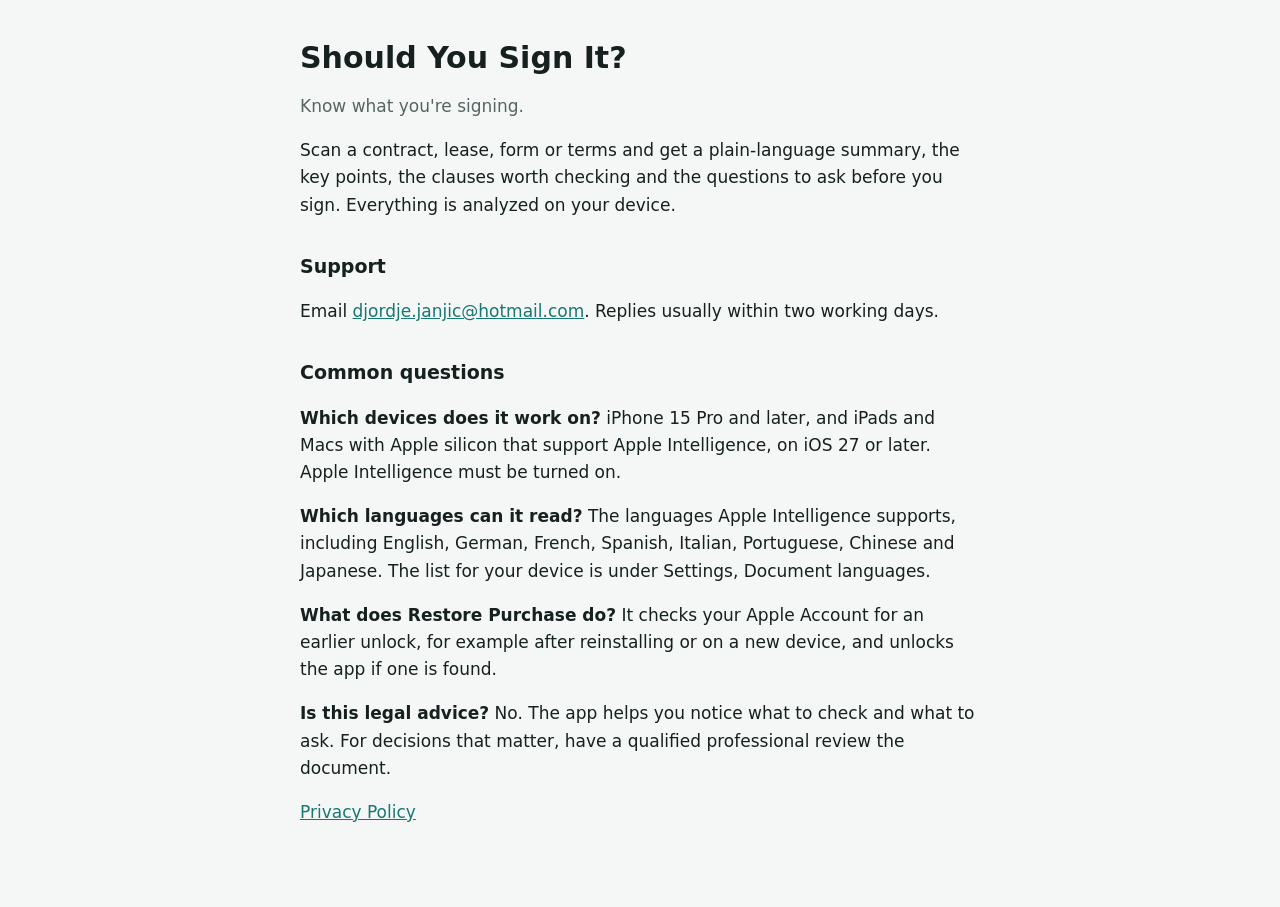
<file: index.html>
<!doctype html>
<html lang="en">
<head>
<meta charset="utf-8">
<meta name="viewport" content="width=device-width, initial-scale=1">
<meta name="description" content="Help for Should You Sign It?, the iPhone app that explains contracts before you sign: devices, languages, purchases and how to contact support.">
<link rel="canonical" href="https://www.shouldyousignit.com/support">
<title>Should You Sign It? · Support</title>
<style>
:root{--bg:#f5f7f7;--text:#15201f;--muted:#566563;--accent:#177870}
@media (prefers-color-scheme: dark){:root{--bg:#0f1616;--text:#eef3f2;--muted:#9fb0ae;--accent:#4fb8ad}}
body{margin:0;background:var(--bg);color:var(--text);font:17px/1.6 -apple-system,BlinkMacSystemFont,"SF Pro Text",system-ui,sans-serif}
main{max-width:680px;margin:0 auto;padding:40px 16px 64px}h1{font-size:30px;line-height:1.2;margin:0 0 4px}
h2{font-size:19px;margin:32px 0 6px}.muted{color:var(--muted)}a{color:var(--accent)}
</style>
</head>
<body><main>
<h1>Should You Sign It?</h1>
<p class="muted">Know what you're signing.</p>
<p>Scan a contract, lease, form or terms and get a plain-language summary, the key points, the clauses worth checking and the questions to ask before you sign. Everything is analyzed on your device.</p>

<h2>Support</h2>
<p>Email <a href="mailto:djordje.janjic@hotmail.com">djordje.janjic@hotmail.com</a>. Replies usually within two working days.</p>

<h2>Common questions</h2>
<p><strong>Which devices does it work on?</strong> iPhone 15 Pro and later, and iPads and Macs with Apple silicon that support Apple Intelligence, on iOS 27 or later. Apple Intelligence must be turned on.</p>
<p><strong>Which languages can it read?</strong> The languages Apple Intelligence supports, including English, German, French, Spanish, Italian, Portuguese, Chinese and Japanese. The list for your device is under Settings, Document languages.</p>
<p><strong>What does Restore Purchase do?</strong> It checks your Apple Account for an earlier unlock, for example after reinstalling or on a new device, and unlocks the app if one is found.</p>
<p><strong>Is this legal advice?</strong> No. The app helps you notice what to check and what to ask. For decisions that matter, have a qualified professional review the document.</p>

<p><a href="privacy.html">Privacy Policy</a></p>
</main></body></html>
</file>
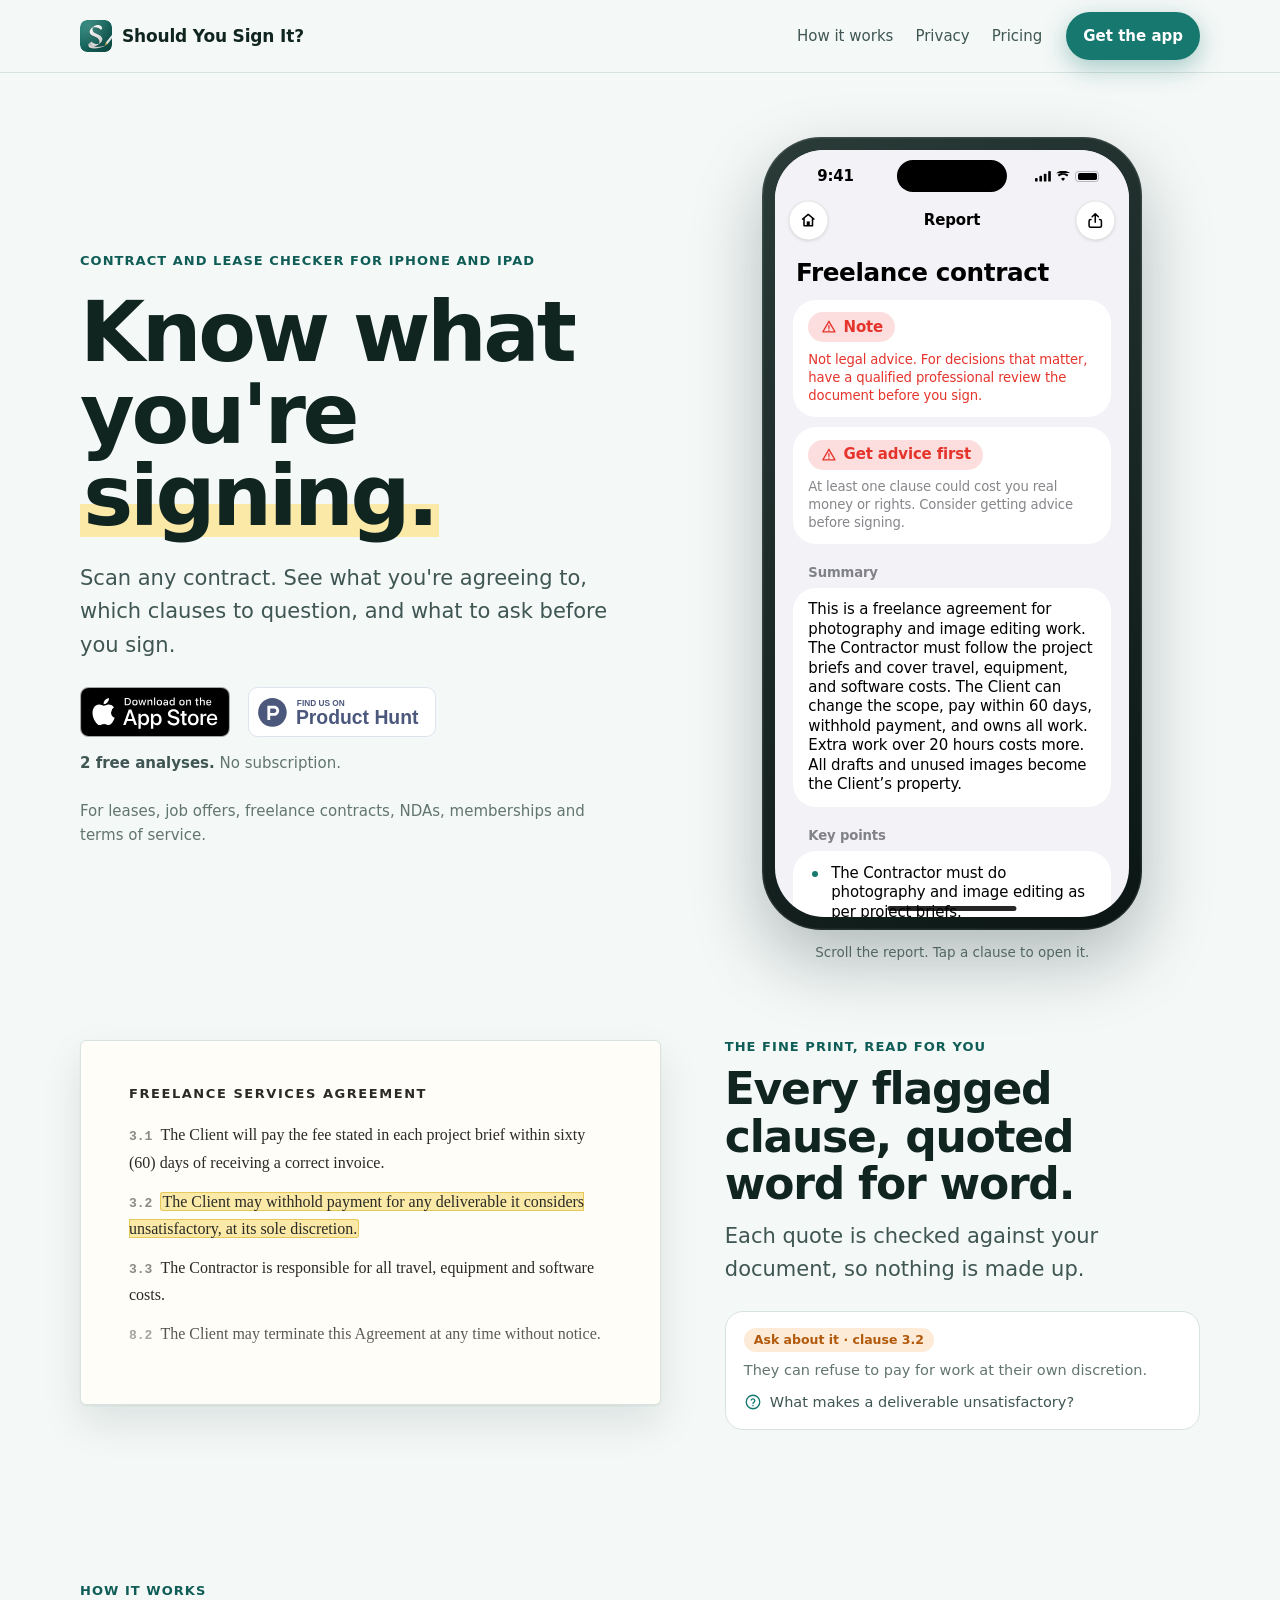
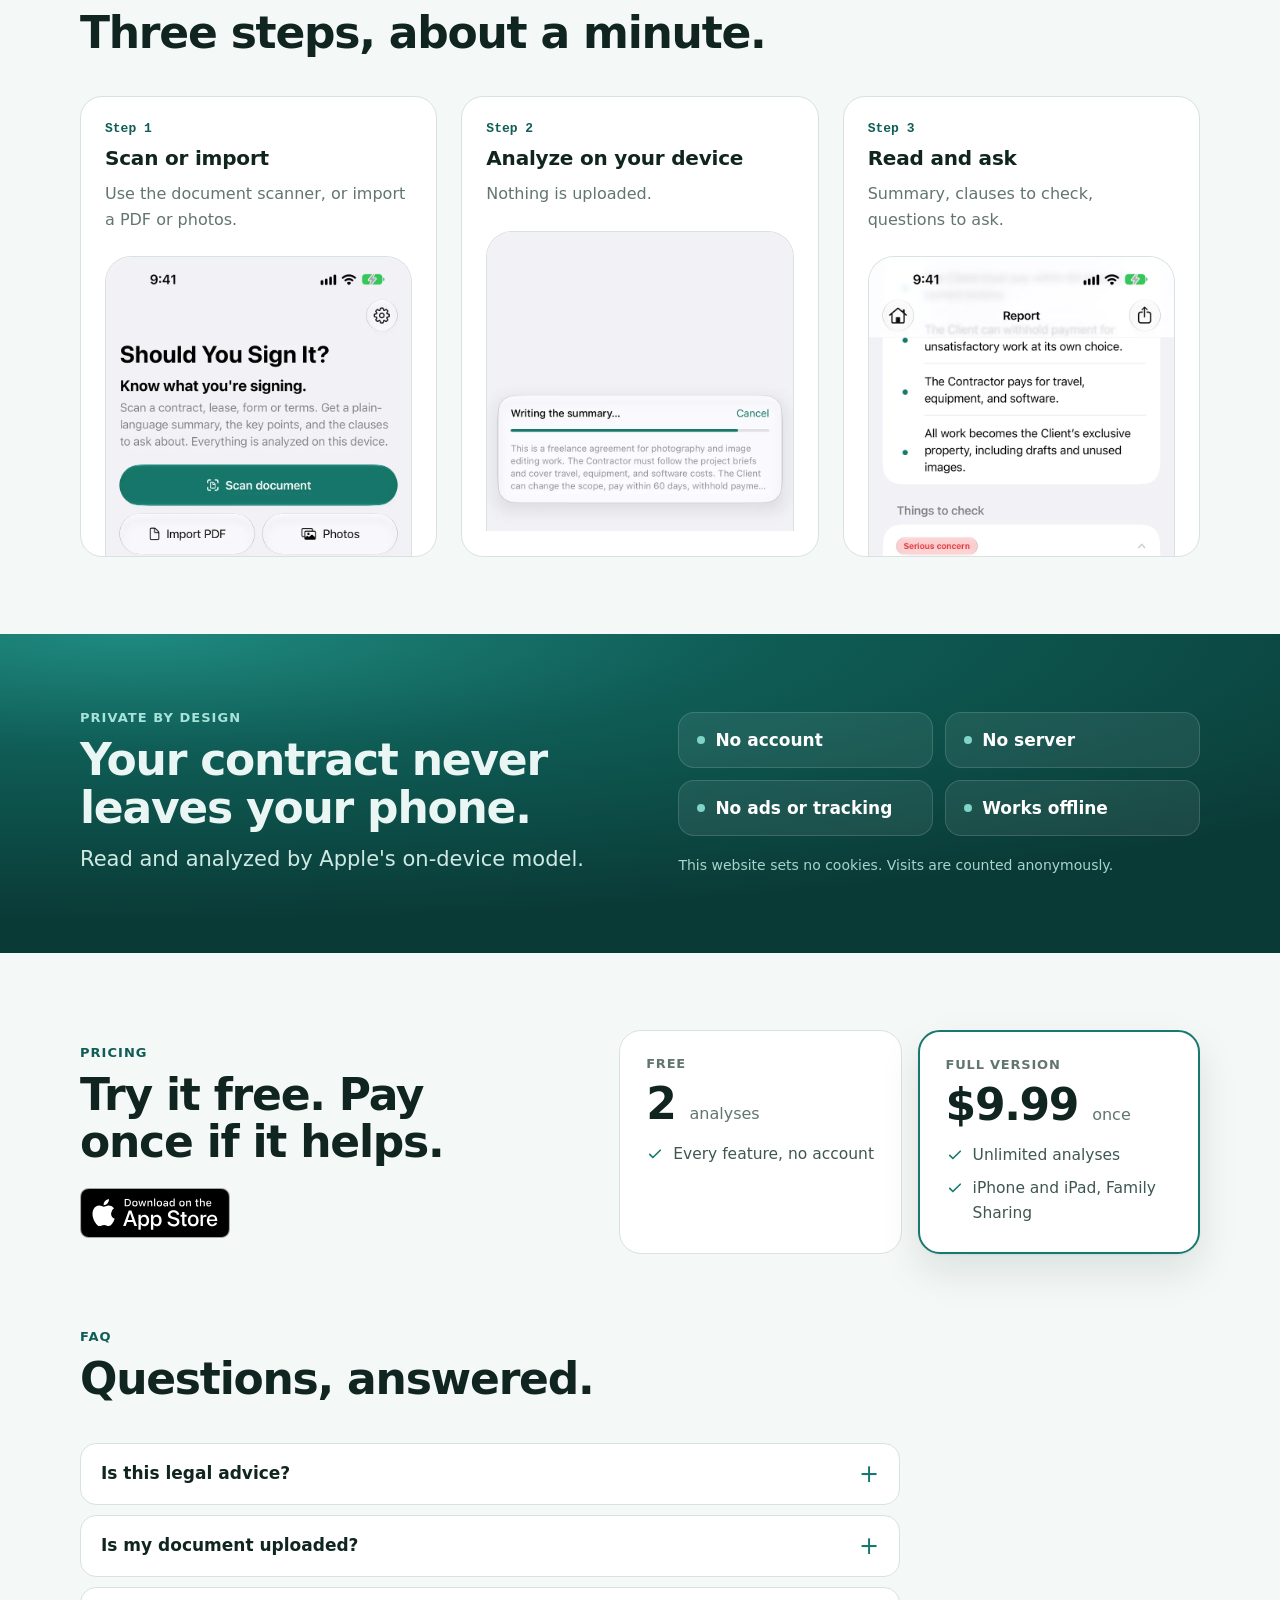
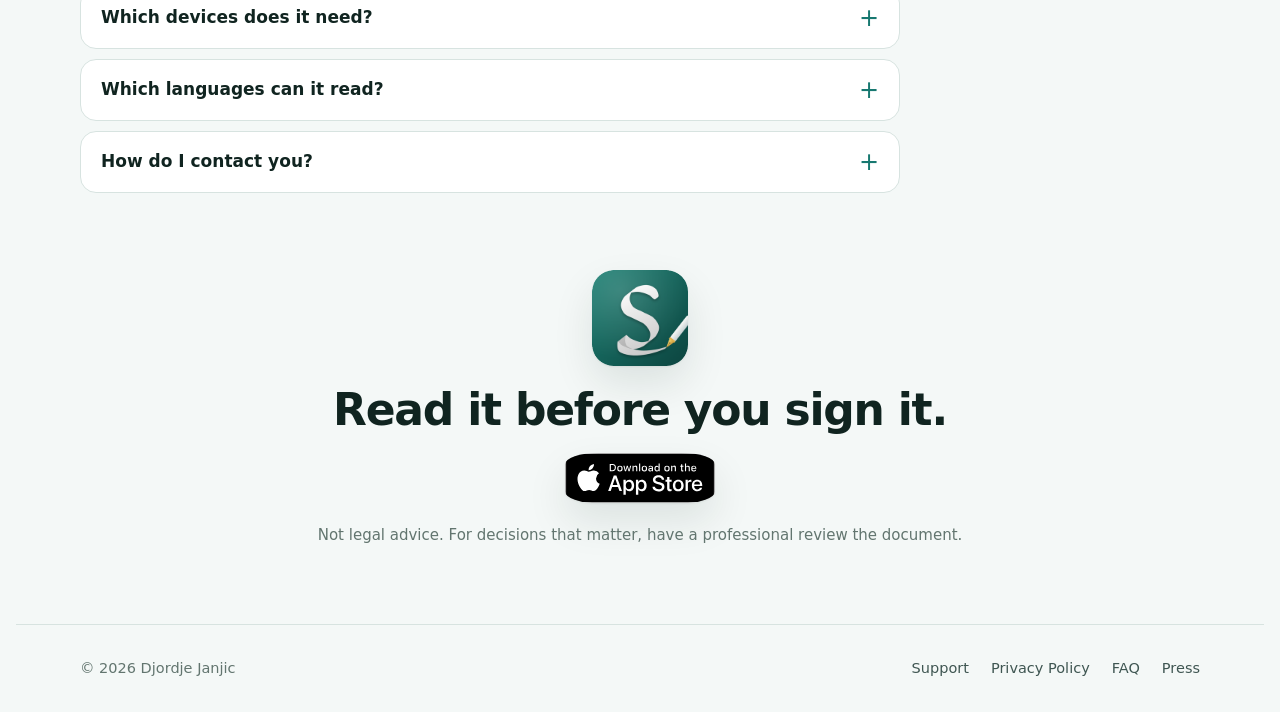
<file: landing/index.html>
<!doctype html>
<html lang="en">
<head>
<meta charset="utf-8">
<meta name="viewport" content="width=device-width, initial-scale=1, viewport-fit=cover">
<title>Should You Sign It? Contract &amp; Lease Checker for iPhone</title>
<meta name="description" content="Scan a contract, lease or terms and see what you're agreeing to, which clauses to question and what to ask. Private: analyzed on your iPhone.">
<link rel="canonical" href="https://www.shouldyousignit.com/">
<meta name="apple-itunes-app" content="app-id=6814491870">
<meta name="theme-color" content="#f4f8f7" media="(prefers-color-scheme: light)">
<meta name="theme-color" content="#0c1716" media="(prefers-color-scheme: dark)">
<meta property="og:type" content="website">
<meta property="og:title" content="Should You Sign It? Contract &amp; Lease Checker for iPhone">
<meta property="og:description" content="Scan a contract, lease or terms and see what you're agreeing to, which clauses to question and what to ask. Private: analyzed on your iPhone.">
<meta property="og:url" content="https://www.shouldyousignit.com/">
<meta property="og:image" content="https://www.shouldyousignit.com/img/og.png">
<meta name="twitter:card" content="summary_large_image">
<link rel="icon" type="image/png" sizes="32x32" href="img/favicon-32.png">
<link rel="apple-touch-icon" href="img/icon-180.png">
<script type="application/ld+json">
{
 "@context": "https://schema.org",
 "@type": "MobileApplication",
 "name": "Should You Sign It?",
 "alternateName": "Should You Sign It? Contract & Lease Checker",
 "url": "https://www.shouldyousignit.com/",
 "image": "https://www.shouldyousignit.com/img/icon-512.png",
 "description": "An iPhone and iPad app that scans contracts, leases and terms and gives a plain-language summary, the clauses worth checking and the questions to ask before signing. Analysis runs on the device.",
 "operatingSystem": "iOS 27, iPadOS 27",
 "applicationCategory": "BusinessApplication",
 "applicationSubCategory": "Contract review",
 "inLanguage": [
  "en",
  "de",
  "fr",
  "es",
  "it",
  "zh"
 ],
 "offers": {
  "@type": "Offer",
  "price": "0",
  "priceCurrency": "USD",
  "description": "Two free analyses, then a one-time Full Version unlock"
 },
 "author": {
  "@type": "Person",
  "name": "Djordje Janjic"
 },
 "installUrl": "https://apps.apple.com/app/id6814491870",
 "downloadUrl": "https://apps.apple.com/app/id6814491870",
 "sameAs": [
  "https://apps.apple.com/app/id6814491870"
 ]
}
</script>
<link rel="stylesheet" href="styles.css">
</head>
<body>
<svg width="0" height="0" class="sprite" aria-hidden="true">
  <symbol id="i-check" viewBox="0 0 24 24"><path fill="none" stroke="currentColor" stroke-width="2.2" stroke-linecap="round" stroke-linejoin="round" d="M5 12.5l4.2 4.2L19 7"/></symbol>
  <symbol id="i-lock" viewBox="0 0 24 24"><rect x="5" y="10.5" width="14" height="10" rx="2.5" fill="none" stroke="currentColor" stroke-width="2"/><path d="M8.5 10.5V8a3.5 3.5 0 017 0v2.5" fill="none" stroke="currentColor" stroke-width="2"/></symbol>
  <symbol id="i-q" viewBox="0 0 24 24"><circle cx="12" cy="12" r="9" fill="none" stroke="currentColor" stroke-width="1.8"/><path d="M9.6 9.4a2.5 2.5 0 014.8.9c0 1.7-2.4 2.2-2.4 3.7" fill="none" stroke="currentColor" stroke-width="1.8" stroke-linecap="round"/><circle cx="12" cy="17" r="1.1" fill="currentColor"/></symbol>
  <symbol id="i-apple" viewBox="0 0 24 24"><path fill="currentColor" d="M16.4 12.6c0-2.4 2-3.6 2.1-3.7-1.1-1.7-2.9-1.9-3.5-1.9-1.5-.2-2.9.9-3.7.9-.8 0-1.9-.9-3.2-.8-1.6 0-3.1 1-4 2.4-1.7 3-.4 7.4 1.2 9.8.8 1.2 1.8 2.5 3 2.4 1.2 0 1.7-.8 3.1-.8 1.5 0 1.9.8 3.2.8 1.3 0 2.1-1.2 2.9-2.4.9-1.4 1.3-2.7 1.3-2.8-.1 0-2.4-.9-2.4-3.9zM14 5.5c.7-.8 1.1-1.9 1-3-1 0-2.1.7-2.8 1.5-.6.7-1.2 1.8-1 2.9 1 .1 2.1-.6 2.8-1.4z"/></symbol>
  <symbol id="i-warn" viewBox="0 0 24 24"><path d="M12 3.5L2.8 19.5h18.4L12 3.5z" fill="none" stroke="currentColor" stroke-width="1.9" stroke-linejoin="round"/><path d="M12 10v4.2" stroke="currentColor" stroke-width="1.9" stroke-linecap="round"/><circle cx="12" cy="16.9" r="1.05" fill="currentColor"/></symbol>
</svg>

<header class="nav">
  <div class="wrap">
    <a class="brand" href="#top"><img src="img/icon-rounded.png" alt="" width="32" height="32">Should You Sign It?</a>
    <ul>
      <li><a href="#how">How it works</a></li>
      <li><a href="#privacy">Privacy</a></li>
      <li><a href="#pricing">Pricing</a></li>
    </ul>
    <a class="btn btn-primary cta-sm" data-store href="https://apps.apple.com/app/id6814491870">Get the app</a>
  </div>
</header>

<main id="top">
  <section class="hero">
    <div class="wrap">
      <div class="hero-copy">
        <span class="eyebrow">Contract and lease checker for iPhone and iPad</span>
        <h1>Know what you're <span class="mark">signing.</span></h1>
        <p class="lede">Scan any contract. See what you're agreeing to, which clauses to question, and what to ask before you sign.</p>
        <div class="hero-actions">
          <a class="store-badge" data-store href="https://apps.apple.com/app/id6814491870"><img src="img/app-store-badge.svg" alt="Download on the App Store" width="150" height="50"></a>
          <a class="ph-badge" href="https://www.producthunt.com/products/should-you-sign-it?embed=true&amp;utm_source=badge-featured&amp;utm_medium=badge&amp;utm_campaign=badge-should-you-sign-it" target="_blank" rel="noopener noreferrer"><picture><source srcset="img/product-hunt-dark.svg" media="(prefers-color-scheme: dark)"><img src="img/product-hunt-light.svg" alt="Should You Sign It? on Product Hunt" width="189" height="50"></picture></a>
          <span class="fine"><b>2 free analyses.</b> No subscription.</span>
        </div>
        <p class="fine">For leases, job offers, freelance contracts, NDAs, memberships and terms of service.</p>
      </div>
      <div class="hero-visual">
        <!-- phone:start -->
        <div class="phone" role="region" aria-label="Example report, scroll to read it">
          <div class="ios-screen" tabindex="0">
<div class="ios-bar"><span class="ios-time">9:41</span><span class="ios-island"></span><span class="ios-status"><svg viewBox="0 0 18 12" aria-hidden="true"><rect x="0" y="8" width="3" height="4" rx="1"/><rect x="5" y="5.5" width="3" height="6.5" rx="1"/><rect x="10" y="3" width="3" height="9" rx="1"/><rect x="15" y="0" width="3" height="12" rx="1"/></svg><svg viewBox="0 0 16 12" aria-hidden="true"><path d="M8 11.5l2.3-2.8a3.6 3.6 0 00-4.6 0zM3.4 6.2a7 7 0 019.2 0l1.5-1.8a9.4 9.4 0 00-12.2 0zM.3 2.5a11.8 11.8 0 0115.4 0L16 2.1" /></svg><span class="ios-batt"><span></span></span></span></div>
<div class="ios-nav"><span class="ios-circle"><svg viewBox="0 0 24 24" aria-hidden="true"><path d="M4 11l8-6.5 8 6.5M6.5 9.5V19h11V9.5" fill="none" stroke="currentColor" stroke-width="2" stroke-linejoin="round"/><rect x="10" y="13.5" width="4" height="5.5" fill="currentColor"/></svg></span><span class="ios-navtitle">Report</span><span class="ios-circle"><svg viewBox="0 0 24 24" aria-hidden="true"><path d="M12 3.5v11M8 7.5l4-4 4 4M6.5 11H6a2 2 0 00-2 2v6a2 2 0 002 2h12a2 2 0 002-2v-6a2 2 0 00-2-2h-.5" fill="none" stroke="currentColor" stroke-width="2" stroke-linecap="round" stroke-linejoin="round"/></svg></span></div>
<p class="ios-title">Freelance contract</p>
<div class="ios-card"><span class="ios-pill big serious"><svg viewBox="0 0 24 24" aria-hidden="true"><path d="M12 3.5L2.8 19.5h18.4L12 3.5z" fill="none" stroke="currentColor" stroke-width="2" stroke-linejoin="round"/><path d="M12 10v4.2" stroke="currentColor" stroke-width="2" stroke-linecap="round"/><circle cx="12" cy="16.9" r="1.1" fill="currentColor"/></svg>Note</span><p class="ios-red">Not legal advice. For decisions that matter, have a qualified professional review the document before you sign.</p></div>
<div class="ios-card tight"><span class="ios-pill big serious"><svg viewBox="0 0 24 24" aria-hidden="true"><path d="M12 3.5L2.8 19.5h18.4L12 3.5z" fill="none" stroke="currentColor" stroke-width="2" stroke-linejoin="round"/><path d="M12 10v4.2" stroke="currentColor" stroke-width="2" stroke-linecap="round"/><circle cx="12" cy="16.9" r="1.1" fill="currentColor"/></svg>Get advice first</span><p class="ios-muted">At least one clause could cost you real money or rights. Consider getting advice before signing.</p></div>
<p class="ios-head">Summary</p><div class="ios-card"><p>This is a freelance agreement for photography and image editing work. The Contractor must follow the project briefs and cover travel, equipment, and software costs. The Client can change the scope, pay within 60 days, withhold payment, and owns all work. Extra work over 20 hours costs more. All drafts and unused images become the Client’s property.</p></div>
<p class="ios-head">Key points</p><ul class="ios-card ios-points"><li>The Contractor must do photography and image editing as per project briefs.</li><li>The Client can change project scope anytime; extra work over 20 hours is extra cost.</li><li>The Client must pay within 60 days of a correct invoice.</li><li>The Client can withhold payment for unsatisfactory work at its own choice.</li><li>The Contractor pays for travel, equipment, and software.</li><li>All work becomes the Client’s exclusive property, including drafts and unused images.</li></ul>
<p class="ios-head">Things to check</p><div class="ios-card ios-list"><div class="ios-concern open"><button type="button" class="ios-toggle" aria-expanded="true"><span class="ios-row"><span class="ios-pill serious">Serious concern</span><span class="ios-chev" aria-hidden="true"></span></span><span class="ios-quote">“4.1 All work created under this Agreement, including drafts, outtakes and unused images, becomes the exclusive property of the Client upon creation.”</span><span class="ios-why">The Contractor loses all rights to their work, even drafts or unused images, which could limit future use or compensation.</span></button><div class="ios-askq"><svg viewBox="0 0 24 24" aria-hidden="true"><circle cx="12" cy="12" r="9" fill="none" stroke="currentColor" stroke-width="1.8"/><path d="M9.6 9.4a2.5 2.5 0 014.8.9c0 1.7-2.4 2.2-2.4 3.7" fill="none" stroke="currentColor" stroke-width="1.8" stroke-linecap="round"/><circle cx="12" cy="17" r="1.1" fill="currentColor"/></svg><span>What happens if the Contractor wants to use a draft or unused image later?</span></div></div><div class="ios-concern"><button type="button" class="ios-toggle" aria-expanded="false"><span class="ios-row"><span class="ios-pill serious">Serious concern</span><span class="ios-chev" aria-hidden="true"></span></span><span class="ios-quote">“4.2 The Contractor irrevocably waives all moral rights in the work and may not display it in a portfolio without the Client&#x27;s prior written consent.”</span><span class="ios-why">The Contractor cannot show the work in a portfolio even if they want to, removing creative control.</span></button><div class="ios-askq"><svg viewBox="0 0 24 24" aria-hidden="true"><circle cx="12" cy="12" r="9" fill="none" stroke="currentColor" stroke-width="1.8"/><path d="M9.6 9.4a2.5 2.5 0 014.8.9c0 1.7-2.4 2.2-2.4 3.7" fill="none" stroke="currentColor" stroke-width="1.8" stroke-linecap="round"/><circle cx="12" cy="17" r="1.1" fill="currentColor"/></svg><span>Can the Contractor ever display the work without written permission, even if they want to?</span></div></div><div class="ios-concern"><button type="button" class="ios-toggle" aria-expanded="false"><span class="ios-row"><span class="ios-pill ask">Ask about it</span><span class="ios-kw">keyword scan</span><span class="ios-chev" aria-hidden="true"></span></span><span class="ios-quote">“3.2 The Client may withhold payment for any deliverable it considers unsatisfactory, at its sole discretion.”</span><span class="ios-why">The other side can alter prices, scope or rules without your agreement.</span></button><div class="ios-askq"><svg viewBox="0 0 24 24" aria-hidden="true"><circle cx="12" cy="12" r="9" fill="none" stroke="currentColor" stroke-width="1.8"/><path d="M9.6 9.4a2.5 2.5 0 014.8.9c0 1.7-2.4 2.2-2.4 3.7" fill="none" stroke="currentColor" stroke-width="1.8" stroke-linecap="round"/><circle cx="12" cy="17" r="1.1" fill="currentColor"/></svg><span>Will I be notified of changes, and can I exit without penalty if I disagree?</span></div></div><div class="ios-concern"><button type="button" class="ios-toggle" aria-expanded="false"><span class="ios-row"><span class="ios-pill ask">Ask about it</span><span class="ios-chev" aria-hidden="true"></span></span><span class="ios-quote">“6.1 For twelve (12) months after this Agreement ends, the Contractor will not provide similar services to any customer of the Client.”</span><span class="ios-why">The Contractor is blocked from working with the Client’s customers for a full year, limiting job opportunities.</span></button><div class="ios-askq"><svg viewBox="0 0 24 24" aria-hidden="true"><circle cx="12" cy="12" r="9" fill="none" stroke="currentColor" stroke-width="1.8"/><path d="M9.6 9.4a2.5 2.5 0 014.8.9c0 1.7-2.4 2.2-2.4 3.7" fill="none" stroke="currentColor" stroke-width="1.8" stroke-linecap="round"/><circle cx="12" cy="17" r="1.1" fill="currentColor"/></svg><span>What happens if the Contractor needs to work with a former customer within the 12-month period?</span></div></div><div class="ios-concern"><button type="button" class="ios-toggle" aria-expanded="false"><span class="ios-row"><span class="ios-pill ask">Ask about it</span><span class="ios-kw">keyword scan</span><span class="ios-chev" aria-hidden="true"></span></span><span class="ios-quote">“7.1 The Contractor will indemnify the Client against all claims, losses and legal costs arising from the services.”</span><span class="ios-why">You promise to cover the other side&#x27;s losses or legal costs, sometimes for things you did not cause.</span></button><div class="ios-askq"><svg viewBox="0 0 24 24" aria-hidden="true"><circle cx="12" cy="12" r="9" fill="none" stroke="currentColor" stroke-width="1.8"/><path d="M9.6 9.4a2.5 2.5 0 014.8.9c0 1.7-2.4 2.2-2.4 3.7" fill="none" stroke="currentColor" stroke-width="1.8" stroke-linecap="round"/><circle cx="12" cy="17" r="1.1" fill="currentColor"/></svg><span>What exactly am I indemnifying, and is there a cap on the amount?</span></div></div><div class="ios-concern"><button type="button" class="ios-toggle" aria-expanded="false"><span class="ios-row"><span class="ios-pill ask">Ask about it</span><span class="ios-chev" aria-hidden="true"></span></span><span class="ios-quote">“8.2 The Client may terminate this Agreement at any time without notice. The Contractor must give ninety (90) days&#x27; written notice.”</span><span class="ios-why">The Client can end the contract instantly, while the Contractor must wait 90 days—unequal burden.</span></button><div class="ios-askq"><svg viewBox="0 0 24 24" aria-hidden="true"><circle cx="12" cy="12" r="9" fill="none" stroke="currentColor" stroke-width="1.8"/><path d="M9.6 9.4a2.5 2.5 0 014.8.9c0 1.7-2.4 2.2-2.4 3.7" fill="none" stroke="currentColor" stroke-width="1.8" stroke-linecap="round"/><circle cx="12" cy="17" r="1.1" fill="currentColor"/></svg><span>Why must the Contractor wait 90 days to leave, while the Client can end it immediately?</span></div></div><div class="ios-concern"><button type="button" class="ios-toggle" aria-expanded="false"><span class="ios-row"><span class="ios-pill ask">Ask about it</span><span class="ios-chev" aria-hidden="true"></span></span><span class="ios-quote">“8.3 On termination the Contractor is paid only for deliverables already approved.”</span><span class="ios-why">The Contractor may not get paid for work done later, even if it was completed.</span></button><div class="ios-askq"><svg viewBox="0 0 24 24" aria-hidden="true"><circle cx="12" cy="12" r="9" fill="none" stroke="currentColor" stroke-width="1.8"/><path d="M9.6 9.4a2.5 2.5 0 014.8.9c0 1.7-2.4 2.2-2.4 3.7" fill="none" stroke="currentColor" stroke-width="1.8" stroke-linecap="round"/><circle cx="12" cy="17" r="1.1" fill="currentColor"/></svg><span>What if the Contractor completes work after termination but it wasn’t approved?</span></div></div><div class="ios-concern"><button type="button" class="ios-toggle" aria-expanded="false"><span class="ios-row"><span class="ios-pill ask">Ask about it</span><span class="ios-kw">keyword scan</span><span class="ios-chev" aria-hidden="true"></span></span><span class="ios-quote">“This Agreement is governed by the laws of England and Wales, and disputes will be settled by binding arbitration in London.”</span><span class="ios-why">You may be giving up the right to go to court, to a jury, or to join a class action.</span></button><div class="ios-askq"><svg viewBox="0 0 24 24" aria-hidden="true"><circle cx="12" cy="12" r="9" fill="none" stroke="currentColor" stroke-width="1.8"/><path d="M9.6 9.4a2.5 2.5 0 014.8.9c0 1.7-2.4 2.2-2.4 3.7" fill="none" stroke="currentColor" stroke-width="1.8" stroke-linecap="round"/><circle cx="12" cy="17" r="1.1" fill="currentColor"/></svg><span>Can the arbitration clause be removed, and who pays the arbitration costs?</span></div></div><div class="ios-concern"><button type="button" class="ios-toggle" aria-expanded="false"><span class="ios-row"><span class="ios-pill worth">Worth noting</span><span class="ios-kw">keyword scan</span><span class="ios-chev" aria-hidden="true"></span></span><span class="ios-quote">“The Contractor will keep all information about the Client, its customers and its projects confidential during this Agreement and for five (5) years after it ends.”</span><span class="ios-why">Limits what you can say about the agreement or the other party, possibly for a long time.</span></button><div class="ios-askq"><svg viewBox="0 0 24 24" aria-hidden="true"><circle cx="12" cy="12" r="9" fill="none" stroke="currentColor" stroke-width="1.8"/><path d="M9.6 9.4a2.5 2.5 0 014.8.9c0 1.7-2.4 2.2-2.4 3.7" fill="none" stroke="currentColor" stroke-width="1.8" stroke-linecap="round"/><circle cx="12" cy="17" r="1.1" fill="currentColor"/></svg><span>How long does confidentiality last, and does it cover my own work?</span></div></div></div><p class="ios-foot">Tap a clause to read it in full.</p>
<p class="ios-head ios-head-row"><span>Questions to ask</span><span class="ios-link">Copy all</span></p><ul class="ios-card ios-questions"><li><svg viewBox="0 0 24 24" aria-hidden="true"><circle cx="12" cy="12" r="9" fill="none" stroke="currentColor" stroke-width="1.8"/><path d="M9.6 9.4a2.5 2.5 0 014.8.9c0 1.7-2.4 2.2-2.4 3.7" fill="none" stroke="currentColor" stroke-width="1.8" stroke-linecap="round"/><circle cx="12" cy="17" r="1.1" fill="currentColor"/></svg><span>What happens if the Contractor completes work but the Client later claims it’s not included?</span></li><li><svg viewBox="0 0 24 24" aria-hidden="true"><circle cx="12" cy="12" r="9" fill="none" stroke="currentColor" stroke-width="1.8"/><path d="M9.6 9.4a2.5 2.5 0 014.8.9c0 1.7-2.4 2.2-2.4 3.7" fill="none" stroke="currentColor" stroke-width="1.8" stroke-linecap="round"/><circle cx="12" cy="17" r="1.1" fill="currentColor"/></svg><span>Can the Contractor be held liable if the Client withholds payment for rejected images?</span></li><li><svg viewBox="0 0 24 24" aria-hidden="true"><circle cx="12" cy="12" r="9" fill="none" stroke="currentColor" stroke-width="1.8"/><path d="M9.6 9.4a2.5 2.5 0 014.8.9c0 1.7-2.4 2.2-2.4 3.7" fill="none" stroke="currentColor" stroke-width="1.8" stroke-linecap="round"/><circle cx="12" cy="17" r="1.1" fill="currentColor"/></svg><span>What happens if the Client changes the project scope mid-process?</span></li><li><svg viewBox="0 0 24 24" aria-hidden="true"><circle cx="12" cy="12" r="9" fill="none" stroke="currentColor" stroke-width="1.8"/><path d="M9.6 9.4a2.5 2.5 0 014.8.9c0 1.7-2.4 2.2-2.4 3.7" fill="none" stroke="currentColor" stroke-width="1.8" stroke-linecap="round"/><circle cx="12" cy="17" r="1.1" fill="currentColor"/></svg><span>Is the 60-day payment window clearly defined in the invoice process?</span></li><li><svg viewBox="0 0 24 24" aria-hidden="true"><circle cx="12" cy="12" r="9" fill="none" stroke="currentColor" stroke-width="1.8"/><path d="M9.6 9.4a2.5 2.5 0 014.8.9c0 1.7-2.4 2.2-2.4 3.7" fill="none" stroke="currentColor" stroke-width="1.8" stroke-linecap="round"/><circle cx="12" cy="17" r="1.1" fill="currentColor"/></svg><span>Can the Contractor claim compensation for unused drafts or images?</span></li><li><svg viewBox="0 0 24 24" aria-hidden="true"><circle cx="12" cy="12" r="9" fill="none" stroke="currentColor" stroke-width="1.8"/><path d="M9.6 9.4a2.5 2.5 0 014.8.9c0 1.7-2.4 2.2-2.4 3.7" fill="none" stroke="currentColor" stroke-width="1.8" stroke-linecap="round"/><circle cx="12" cy="17" r="1.1" fill="currentColor"/></svg><span>What are the steps if the Client refuses to pay after a correct invoice?</span></li></ul>
<p class="ios-foot ios-disclaimer">Should You Sign It? summarizes and points out clauses to ask about. It is not legal advice. The analysis runs on this device and can miss things or be wrong.</p>
          </div>
          <span class="ios-home" aria-hidden="true"></span>
        </div>
        <p class="phone-hint">Scroll the report. Tap a clause to open it.</p>
        <!-- phone:end -->
      </div>
    </div>
  </section>

  <section class="fineprint flush-top" aria-labelledby="fineprint-title">
    <div class="wrap">
      <div class="doc" aria-label="Excerpt of a freelance services agreement">
        <p class="doc-title">Freelance Services Agreement</p>
        <p><span class="no">3.1</span>The Client will pay the fee stated in each project brief within sixty (60) days of receiving a correct invoice.</p>
        <p><span class="no">3.2</span><mark>The Client may withhold payment for any deliverable it considers unsatisfactory, at its sole discretion.</mark></p>
        <p><span class="no">3.3</span>The Contractor is responsible for all travel, equipment and software costs.</p>
        <p><span class="no">8.2</span>The Client may terminate this Agreement at any time without notice.</p>
      </div>
      <div class="fineprint-notes">
        <div class="section-head head-tight">
          <span class="eyebrow">The fine print, read for you</span>
          <h2 id="fineprint-title">Every flagged clause, quoted word for word.</h2>
          <p class="lede">Each quote is checked against your document, so nothing is made up.</p>
        </div>
        <div class="note">
          <span class="pill ask">Ask about it · clause 3.2</span>
          <span class="why">They can refuse to pay for work at their own discretion.</span>
          <span class="ask-line"><svg aria-hidden="true"><use href="#i-q"/></svg>What makes a deliverable unsatisfactory?</span>
        </div>
      </div>
    </div>
  </section>

  <section id="how" aria-labelledby="how-title">
    <div class="wrap">
      <div class="section-head">
        <span class="eyebrow">How it works</span>
        <h2 id="how-title">Three steps, about a minute.</h2>
      </div>
      <ol class="steps">
        <li class="step">
          <span class="num">Step 1</span>
          <h3>Scan or import</h3>
          <p>Use the document scanner, or import a PDF or photos.</p>
          <div class="shot"><img src="img/shot-home.webp" alt="Home screen with Scan document, Import PDF and Photos buttons and recent reports." width="780" height="1695" loading="lazy"></div>
        </li>
        <li class="step">
          <span class="num">Step 2</span>
          <h3>Analyze on your device</h3>
          <p>Nothing is uploaded.</p>
          <div class="shot bottom"><img src="img/shot-analyzing.webp" alt="Review pages screen with two scanned pages and a panel showing the summary being written." width="780" height="1695" loading="lazy"></div>
        </li>
        <li class="step">
          <span class="num">Step 3</span>
          <h3>Read and ask</h3>
          <p>Summary, clauses to check, questions to ask.</p>
          <div class="shot"><img src="img/shot-concerns.webp" alt="Things to check: clauses quoted from the contract, each with a severity label and an explanation." width="780" height="1695" loading="lazy"></div>
        </li>
      </ol>
    </div>
  </section>

  <section class="privacy" id="privacy" aria-labelledby="privacy-title">
    <div class="wrap">
      <div class="section-head head-flush">
        <span class="eyebrow">Private by design</span>
        <h2 id="privacy-title">Your contract never leaves your phone.</h2>
        <p class="lede">Read and analyzed by Apple's on-device model.</p>
      </div>
      <div>
        <div class="facts">
          <div class="fact"><b>No account</b></div>
          <div class="fact"><b>No server</b></div>
          <div class="fact"><b>No ads or tracking</b></div>
          <div class="fact"><b>Works offline</b></div>
        </div>
        <p class="small">This website sets no cookies. Visits are counted anonymously.</p>
      </div>
    </div>
  </section>

  <section class="pricing" id="pricing" aria-labelledby="pricing-title">
    <div class="wrap">
      <div class="section-head head-flush">
        <span class="eyebrow">Pricing</span>
        <h2 id="pricing-title">Try it free. Pay once if it helps.</h2>
        <div class="hero-actions actions-gap">
          <a class="store-badge" data-store href="https://apps.apple.com/app/id6814491870"><img src="img/app-store-badge.svg" alt="Download on the App Store" width="150" height="50"></a>
        </div>
      </div>
      <div class="plans">
        <div class="plan">
          <span class="label">Free</span>
          <span class="price">2 <small>analyses</small></span>
          <ul><li><svg aria-hidden="true"><use href="#i-check"/></svg>Every feature, no account</li></ul>
        </div>
        <div class="plan featured">
          <span class="label">Full Version</span>
          <span class="price">$9.99 <small>once</small></span>
          <ul>
            <li><svg aria-hidden="true"><use href="#i-check"/></svg>Unlimited analyses</li>
            <li><svg aria-hidden="true"><use href="#i-check"/></svg>iPhone and iPad, Family Sharing</li>
          </ul>
        </div>
      </div>
    </div>
  </section>

  <section id="faq" class="flush-top" aria-labelledby="faq-title">
    <div class="wrap">
      <div class="section-head">
        <span class="eyebrow">FAQ</span>
        <h2 id="faq-title">Questions, answered.</h2>
      </div>
      <div class="faq">
        <details><summary>Is this legal advice?</summary><p>No. The app helps you notice what to check and what to ask. It never tells you whether to sign. For decisions that matter, talk to a professional.</p></details>
        <details><summary>Is my document uploaded?</summary><p>No. Everything runs on your device. The app has no server and collects no data.</p></details>
        <details><summary>Which devices does it need?</summary><p>iPhone 15 Pro or later, or an iPad with an A17 Pro or M1 chip or later, on iOS 27 with Apple Intelligence turned on.</p></details>
        <details><summary>Which languages can it read?</summary><p>The languages Apple Intelligence supports, including English, German, French, Spanish, Italian, Portuguese, Chinese and Japanese.</p></details>
        <details><summary>How do I contact you?</summary><p>Email <span class="email">djordje.janjic@hotmail.com</span>.</p></details>
      </div>
    </div>
  </section>

  <section class="closing flush-top" aria-labelledby="closing-title">
    <img src="img/icon-rounded.png" alt="" width="96" height="96" loading="lazy">
    <h2 id="closing-title">Read it before you sign it.</h2>
    <a class="store-badge" data-store href="https://apps.apple.com/app/id6814491870"><img src="img/app-store-badge.svg" alt="Download on the App Store" width="150" height="50"></a>
    <p class="fine">Not legal advice. For decisions that matter, have a professional review the document.</p>
  </section>
</main>

<footer>
  <div class="wrap">
    <span>© 2026 Djordje Janjic</span>
    <nav aria-label="Footer">
      <a href="support.html">Support</a>
      <a href="privacy.html">Privacy Policy</a>
      <a href="#faq">FAQ</a>
      <a href="/press">Press</a>
    </nav>
  </div>
</footer>

<script src="site.js" defer></script>
</body>
</html>
</file>
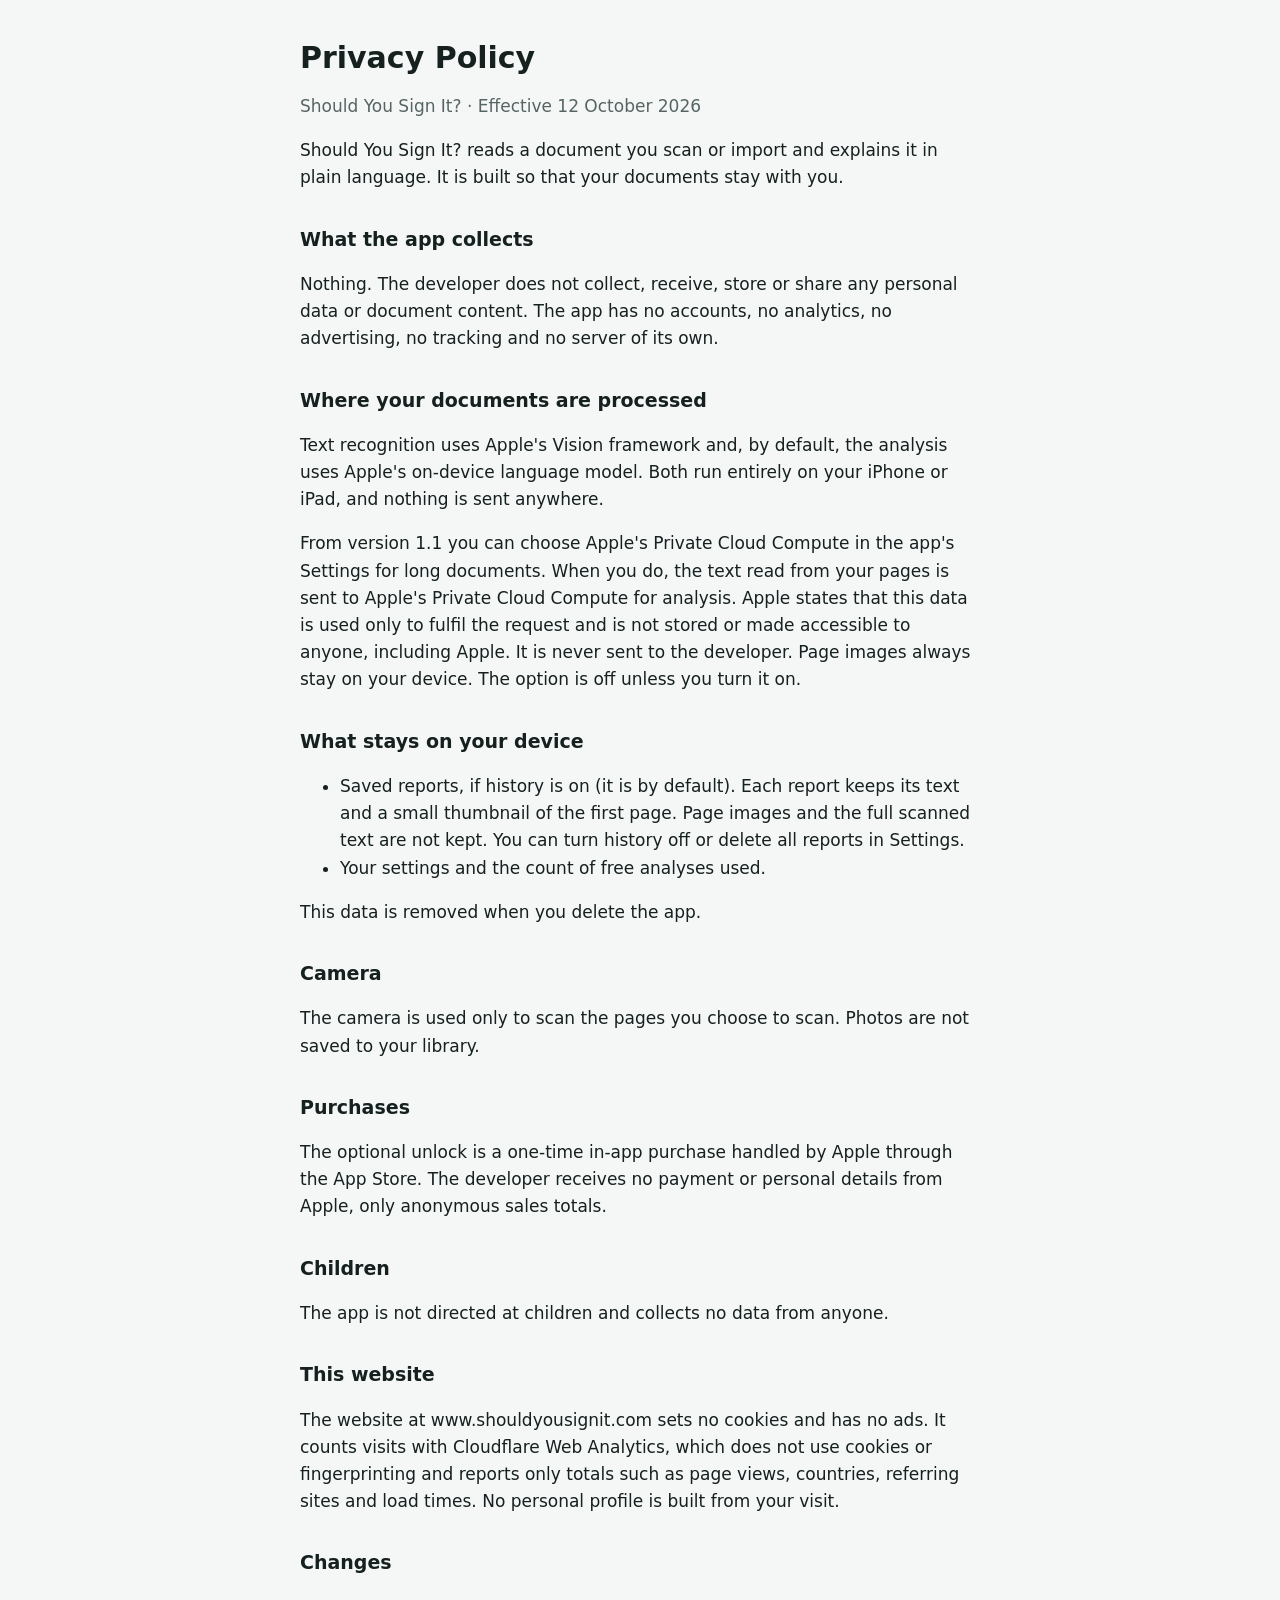
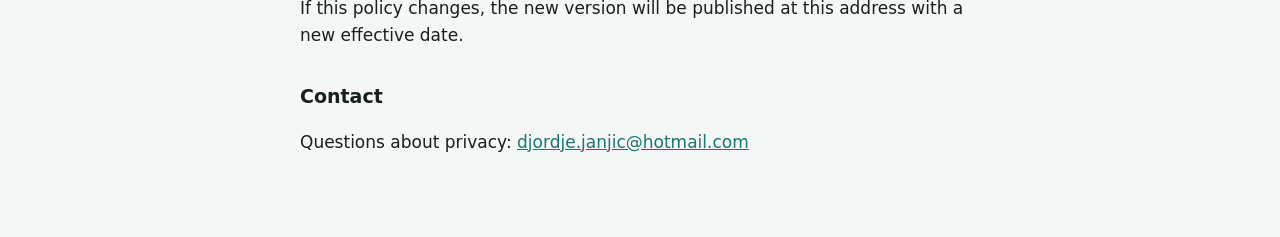
<file: privacy.html>
<!doctype html>
<html lang="en">
<head>
<meta charset="utf-8">
<meta name="viewport" content="width=device-width, initial-scale=1">
<meta name="description" content="Privacy policy for Should You Sign It?. The app collects no data: documents are scanned and analyzed on your device and never uploaded.">
<link rel="canonical" href="https://www.shouldyousignit.com/privacy">
<title>Privacy Policy · Should You Sign It?</title>
<style>
:root{--bg:#f5f7f7;--text:#15201f;--muted:#566563;--accent:#177870}
@media (prefers-color-scheme: dark){:root{--bg:#0f1616;--text:#eef3f2;--muted:#9fb0ae;--accent:#4fb8ad}}
body{margin:0;background:var(--bg);color:var(--text);font:17px/1.6 -apple-system,BlinkMacSystemFont,"SF Pro Text",system-ui,sans-serif}
main{max-width:680px;margin:0 auto;padding:40px 16px 64px}h1{font-size:30px;line-height:1.2;margin:0 0 4px}
h2{font-size:19px;margin:32px 0 6px}p,li{color:var(--text)}.muted{color:var(--muted)}a{color:var(--accent)}
</style>
</head>
<body><main>
<h1>Privacy Policy</h1>
<p class="muted">Should You Sign It? · Effective 12 October 2026</p>

<p>Should You Sign It? reads a document you scan or import and explains it in plain language. It is built so that your documents stay with you.</p>

<h2>What the app collects</h2>
<p>Nothing. The developer does not collect, receive, store or share any personal data or document content. The app has no accounts, no analytics, no advertising, no tracking and no server of its own.</p>

<h2>Where your documents are processed</h2>
<p>Text recognition uses Apple's Vision framework and, by default, the analysis uses Apple's on-device language model. Both run entirely on your iPhone or iPad, and nothing is sent anywhere.</p>
<p>From version 1.1 you can choose Apple's Private Cloud Compute in the app's Settings for long documents. When you do, the text read from your pages is sent to Apple's Private Cloud Compute for analysis. Apple states that this data is used only to fulfil the request and is not stored or made accessible to anyone, including Apple. It is never sent to the developer. Page images always stay on your device. The option is off unless you turn it on.</p>

<h2>What stays on your device</h2>
<ul>
<li>Saved reports, if history is on (it is by default). Each report keeps its text and a small thumbnail of the first page. Page images and the full scanned text are not kept. You can turn history off or delete all reports in Settings.</li>
<li>Your settings and the count of free analyses used.</li>
</ul>
<p>This data is removed when you delete the app.</p>

<h2>Camera</h2>
<p>The camera is used only to scan the pages you choose to scan. Photos are not saved to your library.</p>

<h2>Purchases</h2>
<p>The optional unlock is a one-time in-app purchase handled by Apple through the App Store. The developer receives no payment or personal details from Apple, only anonymous sales totals.</p>

<h2>Children</h2>
<p>The app is not directed at children and collects no data from anyone.</p>

<h2>This website</h2>
<p>The website at www.shouldyousignit.com sets no cookies and has no ads. It counts visits with Cloudflare Web Analytics, which does not use cookies or fingerprinting and reports only totals such as page views, countries, referring sites and load times. No personal profile is built from your visit.</p>

<h2>Changes</h2>
<p>If this policy changes, the new version will be published at this address with a new effective date.</p>

<h2>Contact</h2>
<p>Questions about privacy: <a href="mailto:djordje.janjic@hotmail.com">djordje.janjic@hotmail.com</a></p>
</main></body></html>
</file>
<file: landing/styles.css>
:root {
  color-scheme: light;
  --paper: #f4f8f7;
  --surface: #ffffff;
  --sunk: #eaf1ef;
  --ink: #102420;
  --ink-2: #3f5652;
  --muted: #62756f;
  --line: #d7e3e0;
  --teal: #177870;
  --teal-deep: #0b423e;
  --teal-ink: #0f5d56;
  --mint: #dcefeb;
  --marker: #fbe9a8;
  --marker-edge: #e7c85a;
  --ask: #b25a0c;
  --ask-bg: #fdebd7;
  --serious: #b3261e;
  --serious-bg: #fbe1de;
  --doc: #fffdf7;
  --doc-ink: #2a2a26;
  --shadow: 0 1px 2px rgba(8, 38, 34, .06), 0 18px 40px rgba(8, 38, 34, .10);
  --radius: 22px;
  --sans: -apple-system, BlinkMacSystemFont, "SF Pro Text", "Segoe UI", system-ui, sans-serif;
  --display: -apple-system, BlinkMacSystemFont, "SF Pro Display", "Segoe UI", system-ui, sans-serif;
  --serif: "Iowan Old Style", "Charter", "Georgia", "Times New Roman", serif;
  --mono: ui-monospace, "SF Mono", SFMono-Regular, Menlo, Consolas, monospace;
}
@media (prefers-color-scheme: dark) {
  :root {
    color-scheme: dark;
    --paper: #0c1716;
    --surface: #13211f;
    --sunk: #0f1c1a;
    --ink: #e9f2f0;
    --ink-2: #bfd1cd;
    --muted: #93a8a3;
    --line: #243633;
    --teal: #4fb8ad;
    --teal-deep: #082c29;
    --teal-ink: #86d6cc;
    --mint: #15332f;
    --marker: #5b4a12;
    --marker-edge: #a48624;
    --ask: #f3a765;
    --ask-bg: #3a2410;
    --serious: #f19a92;
    --serious-bg: #3b1714;
    --doc: #1a2624;
    --doc-ink: #dfe8e5;
    --shadow: 0 1px 2px rgba(0, 0, 0, .3), 0 18px 40px rgba(0, 0, 0, .35);
  }
}
*, *::before, *::after { box-sizing: border-box; }
html { -webkit-text-size-adjust: 100%; scroll-behavior: smooth; }
@media (prefers-reduced-motion: reduce) { html { scroll-behavior: auto; } *, *::before, *::after { animation: none !important; transition: none !important; } }
body { margin: 0; background: var(--paper); color: var(--ink); font: 17px/1.6 var(--sans); padding-inline: max(16px, env(safe-area-inset-left)); }
img { max-width: 100%; height: auto; display: block; }
a { color: var(--teal-ink); }
a:focus-visible, button:focus-visible, summary:focus-visible { outline: 3px solid var(--teal); outline-offset: 3px; border-radius: 8px; }
.wrap { max-width: 1120px; margin: 0 auto; }
h1, h2, h3 { font-family: var(--display); text-wrap: balance; margin: 0; }
h2 { font-size: clamp(30px, 4.2vw, 44px); line-height: 1.08; letter-spacing: -.028em; font-weight: 750; }
h3 { font-size: 20px; line-height: 1.25; letter-spacing: -.01em; font-weight: 700; }
p { margin: 0; }
.lede { font-size: clamp(18px, 1.9vw, 21px); color: var(--ink-2); max-width: 36em; }
.eyebrow { font: 600 13px/1 var(--sans); letter-spacing: .08em; text-transform: uppercase; color: var(--teal-ink); }
section { padding-block: clamp(48px, 6vw, 80px); }
.section-head { display: grid; gap: 12px; max-width: 720px; margin-bottom: clamp(24px, 3.5vw, 40px); }

/* Navigation */
.nav { position: sticky; top: 0; z-index: 10; margin-inline: calc(-1 * max(16px, env(safe-area-inset-left))); padding: calc(env(safe-area-inset-top, 0px) + 12px) max(16px, env(safe-area-inset-left)) 12px; background: var(--paper); border-bottom: 1px solid var(--line); }
.nav .wrap { display: flex; align-items: center; gap: 24px; }
.brand { display: flex; align-items: center; gap: 10px; text-decoration: none; color: var(--ink); font: 700 17px/1 var(--display); letter-spacing: -.01em; }
.brand img { width: 32px; height: 32px; border-radius: 22.5%; }
.nav ul { display: flex; gap: 22px; list-style: none; margin: 0 0 0 auto; padding: 0; }
.nav ul a { color: var(--ink-2); text-decoration: none; font-size: 15px; }
.nav ul a:hover { color: var(--ink); }
.nav .cta-sm { font-size: 15px; padding: 8px 16px; }
@media (max-width: 820px) { .nav ul { display: none; } .nav .cta-sm { margin-left: auto; } }

/* Buttons */
.btn { display: inline-flex; align-items: center; justify-content: center; gap: 10px; min-height: 48px; padding: 12px 24px; border-radius: 999px; font: 600 17px/1 var(--sans); text-decoration: none; border: 1px solid transparent; transition: transform .15s ease, background-color .15s ease; }
.btn:active { transform: scale(.98); }
.btn-primary { background: var(--teal); color: #fff; box-shadow: 0 8px 24px color-mix(in srgb, var(--teal) 35%, transparent); }
.btn-primary:hover { background: color-mix(in srgb, var(--teal) 88%, #000); }
.btn-primary.soon { background: var(--sunk); color: var(--ink-2); border-color: var(--line); box-shadow: none; cursor: default; }
.btn-ghost { background: var(--surface); color: var(--ink); border-color: var(--line); }
.btn svg { width: 20px; height: 20px; flex: none; }

/* Hero */
.hero { padding-block: clamp(32px, 5vw, 64px) clamp(48px, 6vw, 80px); }
.hero .wrap { display: grid; grid-template-columns: minmax(0, 1.05fr) minmax(0, .95fr); gap: clamp(32px, 6vw, 80px); align-items: center; }
.hero h1 { font-size: clamp(44px, 7.2vw, 84px); line-height: .98; letter-spacing: -.04em; font-weight: 800; }
.hero h1 .mark { background: linear-gradient(transparent 58%, var(--marker) 58%, var(--marker) 92%, transparent 92%); padding-inline: .04em; }
.hero-copy { display: grid; gap: 24px; justify-items: start; }
.hero-actions { display: flex; flex-wrap: wrap; align-items: center; gap: 14px 18px; }
.fine { font-size: 15px; color: var(--muted); }
.fine b { color: var(--ink-2); font-weight: 600; }
.trustline { display: flex; flex-wrap: wrap; gap: 8px 18px; padding: 0; margin: 4px 0 0; list-style: none; font-size: 15px; color: var(--ink-2); }
.trustline li { display: flex; align-items: center; gap: 7px; }
.trustline svg { width: 17px; height: 17px; color: var(--teal); flex: none; }
.hero-visual { position: relative; justify-self: center; width: min(100%, 380px); display: grid; gap: 12px; justify-items: center; }
@media (max-width: 900px) { .hero .wrap { grid-template-columns: 1fr; } .hero-visual { width: min(100%, 360px); }  }

/* Clause note card: the app's annotation on a highlighted clause */
.note { background: var(--surface); border: 1px solid var(--line); border-radius: 18px; padding: 16px 18px; box-shadow: var(--shadow); display: grid; gap: 8px; }
.pill { justify-self: start; display: inline-flex; align-items: center; gap: 6px; font: 600 12.5px/1 var(--sans); padding: 6px 10px; border-radius: 999px; }
.pill.ask { color: var(--ask); background: var(--ask-bg); }
.pill.serious { color: var(--serious); background: var(--serious-bg); }
.pill.routine { color: var(--teal-ink); background: var(--mint); }
.note q { font: italic 15px/1.45 var(--serif); color: var(--ink); quotes: "“" "”"; }
.note .why { font-size: 14.5px; line-height: 1.5; color: var(--muted); }
.note .ask-line { display: flex; gap: 8px; font-size: 14.5px; line-height: 1.45; color: var(--ink-2); padding-top: 2px; }
.note .ask-line svg { width: 18px; height: 18px; flex: none; color: var(--teal); margin-top: 1px; }

/* Fine print demo */
.fineprint .wrap { display: grid; grid-template-columns: minmax(0, 1.1fr) minmax(0, .9fr); gap: clamp(28px, 5vw, 64px); align-items: start; }
@media (max-width: 900px) { .fineprint .wrap { grid-template-columns: 1fr; } }
.doc { background: var(--doc); color: var(--doc-ink); border: 1px solid var(--line); border-radius: 6px; padding: clamp(24px, 4vw, 44px) clamp(22px, 4vw, 48px); box-shadow: var(--shadow); font: 16px/1.7 var(--serif); position: relative; }
.doc::after { content: ""; position: absolute; inset: auto 0 0 0; height: 90px; background: linear-gradient(transparent, var(--doc)); border-radius: 0 0 6px 6px; pointer-events: none; }
.doc .doc-title { font: 700 13px/1.4 var(--sans); letter-spacing: .12em; text-transform: uppercase; margin: 0 0 18px; color: var(--doc-ink); }
.doc p { margin: 0 0 12px; }
.doc .no { font: 600 13px var(--mono); color: color-mix(in srgb, var(--doc-ink) 55%, transparent); margin-right: 8px; }
.doc mark { background: var(--marker); color: inherit; padding: 1px 2px; border-radius: 3px; box-shadow: 0 0 0 1px var(--marker-edge) inset; }
.fineprint-notes { display: grid; gap: 16px; }
.fineprint-notes .note { box-shadow: none; }
.connector { font: 600 13px var(--mono); color: var(--muted); display: flex; align-items: center; gap: 10px; }
.connector::before { content: ""; width: 22px; height: 2px; background: var(--marker-edge); border-radius: 2px; }

/* Steps */
.steps { display: grid; grid-template-columns: repeat(3, minmax(0, 1fr)); gap: 24px; counter-reset: step; padding: 0; margin: 0; list-style: none; }
@media (max-width: 900px) { .steps { grid-template-columns: 1fr; max-width: 460px; } }
.step { background: var(--surface); border: 1px solid var(--line); border-radius: var(--radius); padding: 24px 24px 0; display: grid; gap: 10px; overflow: hidden; align-content: start; }
.step .num { font: 600 13px var(--mono); color: var(--teal-ink); }
.step p { color: var(--muted); font-size: 16px; }
.step .shot { margin-top: 14px; border-radius: 26px 26px 0 0; border: 1px solid var(--line); border-bottom: 0; overflow: hidden; height: 300px; }
.step .shot img { width: 100%; }
.step .shot.bottom img { transform: translateY(calc(-100% + 300px)); }

/* Features */
.features { display: grid; grid-template-columns: repeat(3, minmax(0, 1fr)); gap: 16px; }
@media (max-width: 900px) { .features { grid-template-columns: repeat(2, minmax(0, 1fr)); } }
@media (max-width: 560px) { .features { grid-template-columns: 1fr; } }
.feature { background: var(--surface); border: 1px solid var(--line); border-radius: 18px; padding: 22px; display: grid; gap: 8px; align-content: start; }
.feature .ic { width: 40px; height: 40px; border-radius: 12px; background: var(--mint); color: var(--teal-ink); display: grid; place-items: center; margin-bottom: 6px; }
.feature .ic svg { width: 22px; height: 22px; }
.feature p { color: var(--muted); font-size: 16px; }
.levels { display: flex; flex-wrap: wrap; gap: 6px; margin-top: 4px; }

/* Privacy band */
.privacy { margin-inline: calc(-1 * max(16px, env(safe-area-inset-left))); padding-inline: max(16px, env(safe-area-inset-left)); background: radial-gradient(120% 90% at 10% 0%, #1f8a80 0%, #0f5d56 40%, #0a3a36 100%); color: #eaf6f3; }
.privacy .eyebrow { color: #a8e3da; }
.privacy .lede { color: #cfe9e4; }
.privacy .wrap { display: grid; grid-template-columns: minmax(0, 1fr) minmax(0, 1fr); gap: clamp(32px, 6vw, 80px); align-items: center; }
@media (max-width: 900px) { .privacy .wrap { grid-template-columns: 1fr; } }
.facts { display: grid; grid-template-columns: repeat(2, minmax(0, 1fr)); gap: 12px; }
@media (max-width: 520px) { .facts { grid-template-columns: 1fr; } }
.fact { background: rgba(255, 255, 255, .07); border: 1px solid rgba(255, 255, 255, .14); border-radius: 16px; padding: 16px 18px; display: flex; align-items: center; gap: 10px; }
.fact::before { content: ""; width: 8px; height: 8px; border-radius: 50%; background: #7fd3c9; flex: none; }
.fact b { font: 700 17px/1.3 var(--display); color: #fff; }
.fact span { font-size: 15px; color: #cfe9e4; line-height: 1.5; }
.privacy .small { font-size: 14px; color: #a8d4cc; margin-top: 18px; }

/* Trust */
.trust { display: grid; grid-template-columns: repeat(3, minmax(0, 1fr)); gap: 16px; }
@media (max-width: 900px) { .trust { grid-template-columns: 1fr; } }
.trust .feature { border-top: 3px solid var(--teal); }

/* Pricing */
.pricing .wrap { display: grid; grid-template-columns: minmax(0, .9fr) minmax(0, 1.1fr); gap: clamp(28px, 5vw, 64px); align-items: center; }
@media (max-width: 900px) { .pricing .wrap { grid-template-columns: 1fr; } }
.plans { display: grid; grid-template-columns: repeat(2, minmax(0, 1fr)); gap: 16px; }
@media (max-width: 560px) { .plans { grid-template-columns: 1fr; } }
.plan { background: var(--surface); border: 1px solid var(--line); border-radius: var(--radius); padding: 26px; display: grid; gap: 12px; align-content: start; }
.plan.featured { border: 2px solid var(--teal); box-shadow: var(--shadow); }
.plan .label { font: 600 13px/1 var(--sans); letter-spacing: .06em; text-transform: uppercase; color: var(--muted); }
.plan .price { font: 800 44px/1 var(--display); letter-spacing: -.03em; font-variant-numeric: tabular-nums; }
.plan .price small { font: 500 16px var(--sans); color: var(--muted); letter-spacing: 0; }
.plan ul { margin: 4px 0 0; padding: 0; list-style: none; display: grid; gap: 8px; font-size: 15.5px; color: var(--ink-2); }
.plan li { display: flex; gap: 9px; }
.plan li svg { width: 18px; height: 18px; flex: none; color: var(--teal); margin-top: 3px; }

/* Requirements */
.reqs { display: grid; grid-template-columns: repeat(auto-fit, minmax(260px, 1fr)); gap: 16px; }
.req { background: var(--sunk); border-radius: 18px; padding: 22px; display: grid; gap: 6px; }
.req p { color: var(--muted); font-size: 16px; }
.langs { display: flex; flex-wrap: wrap; gap: 6px; margin-top: 6px; }
.langs span { font-size: 13.5px; background: var(--surface); border: 1px solid var(--line); padding: 4px 10px; border-radius: 999px; color: var(--ink-2); }

/* FAQ */
.faq { max-width: 820px; display: grid; gap: 10px; }
.faq details { background: var(--surface); border: 1px solid var(--line); border-radius: 16px; padding: 0 20px; }
.faq summary { cursor: pointer; list-style: none; padding: 18px 0; font: 600 17px/1.4 var(--display); display: flex; justify-content: space-between; gap: 16px; }
.faq summary::-webkit-details-marker { display: none; }
.faq summary::after { content: "+"; font: 400 24px/1 var(--sans); color: var(--teal); transition: transform .2s ease; }
.faq details[open] summary::after { transform: rotate(45deg); }
.faq details p { padding-bottom: 18px; color: var(--ink-2); max-width: 64ch; }

/* Disclaimer + closing */
.disclaimer { background: var(--serious-bg); color: var(--ink); border-radius: var(--radius); padding: 24px 26px; display: grid; grid-template-columns: auto 1fr; gap: 16px; align-items: start; max-width: 880px; }
.disclaimer svg { width: 26px; height: 26px; color: var(--serious); margin-top: 2px; }
.disclaimer b { color: var(--serious); }
.closing { text-align: center; display: grid; justify-items: center; gap: 20px; }
.closing img { width: 96px; height: 96px; border-radius: 22.5%; box-shadow: var(--shadow); }
footer { border-top: 1px solid var(--line); padding-block: 32px calc(32px + env(safe-area-inset-bottom, 0px)); font-size: 14.5px; color: var(--muted); }
footer .wrap { display: flex; flex-wrap: wrap; gap: 12px 28px; align-items: center; justify-content: space-between; }
footer nav { display: flex; flex-wrap: wrap; gap: 8px 22px; }
footer a { color: var(--ink-2); text-decoration: none; }
footer a:hover { text-decoration: underline; }
.email { font-family: var(--mono); font-size: 14px; user-select: all; }

/* Utility */
.flush-top { padding-top: 0; }
.head-tight { margin-bottom: 8px; }
.head-flush { margin-bottom: 0; }
.actions-gap { margin-top: 10px; }
.sprite { position: absolute; }

/* Phone: the app's report screen rebuilt in HTML. Everything is sized in iPhone points (the 17 Pro screen is
   402 x 874 pt), so the phone keeps real proportions at any width. --pt is one point at the current size. */
.phone {
  --ios-bg: #f2f2f7; --ios-card: #ffffff; --ios-label: #000000; --ios-2: rgba(60, 60, 67, .62); --ios-3: rgba(60, 60, 67, .32);
  --ios-sep: rgba(60, 60, 67, .16); --ios-teal: #177870; --ios-red: #e5342c; --ios-orange: #d9730d; --ios-blue: #1f6fd6; --ios-green: #248a3d;
  container-type: inline-size;
  position: relative; width: 100%; aspect-ratio: 71.9 / 150; border-radius: 15.5% / 7.4%; padding: 3.4%;
  background: linear-gradient(145deg, #2a3b38, #0b1614); box-shadow: 0 30px 70px rgba(6, 34, 31, .28), inset 0 0 0 1.5px rgba(255, 255, 255, .09);
}
@media (prefers-color-scheme: dark) {
  .phone { --ios-bg: #000000; --ios-card: #1c1c1e; --ios-label: #ffffff; --ios-2: rgba(235, 235, 245, .6); --ios-3: rgba(235, 235, 245, .3); --ios-sep: rgba(84, 84, 88, .6); --ios-teal: #4fb8ad; --ios-red: #ff6961; --ios-orange: #ffa94d; --ios-blue: #64a8ff; --ios-green: #4cd964; }
}
.ios-screen {
  --pt: calc(100cqw / 402);
  position: relative; width: 100cqw; height: 100%; overflow-y: auto; overscroll-behavior: contain; border-radius: calc(56 * var(--pt));
  background: var(--ios-bg); color: var(--ios-label); padding: 0 calc(20 * var(--pt)) calc(40 * var(--pt));
  font: calc(17 * var(--pt)) / 1.3 -apple-system, BlinkMacSystemFont, "SF Pro Text", system-ui, sans-serif; letter-spacing: -.01em;
  scrollbar-width: none;
}
.phone { container-type: inline-size; }
.ios-screen::-webkit-scrollbar { display: none; }
.ios-screen:focus-visible { outline: 3px solid var(--teal); outline-offset: 2px; }
.ios-bar { position: sticky; top: 0; z-index: 2; display: flex; align-items: center; justify-content: space-between; height: calc(54 * var(--pt)); margin: 0 calc(-20 * var(--pt)); padding: calc(6 * var(--pt)) calc(34 * var(--pt)) 0 calc(48 * var(--pt)); background: var(--ios-bg); font-weight: 600; font-size: calc(17 * var(--pt)); }
.ios-island { position: absolute; left: 50%; top: calc(11 * var(--pt)); width: calc(125 * var(--pt)); height: calc(37 * var(--pt)); transform: translateX(-50%); border-radius: 999px; background: #000; }
.ios-status { display: flex; align-items: center; gap: calc(6 * var(--pt)); }
.ios-status svg { height: calc(12 * var(--pt)); width: auto; fill: currentColor; }
.ios-batt { width: calc(27 * var(--pt)); height: calc(13 * var(--pt)); border-radius: calc(4 * var(--pt)); border: calc(1.3 * var(--pt)) solid var(--ios-3); padding: calc(1.5 * var(--pt)); display: flex; }
.ios-batt span { flex: 1; border-radius: calc(2 * var(--pt)); background: var(--ios-label); }
.ios-nav { position: sticky; top: calc(54 * var(--pt)); z-index: 2; display: flex; align-items: center; justify-content: space-between; margin: 0 calc(-20 * var(--pt)); padding: calc(4 * var(--pt)) calc(16 * var(--pt)) calc(10 * var(--pt)); background: var(--ios-bg); }
.ios-circle { width: calc(44 * var(--pt)); height: calc(44 * var(--pt)); border-radius: 50%; display: grid; place-items: center; background: var(--ios-card); box-shadow: 0 calc(1 * var(--pt)) calc(4 * var(--pt)) rgba(0, 0, 0, .12), inset 0 0 0 .5px var(--ios-sep); }
.ios-circle svg { width: calc(21 * var(--pt)); height: calc(21 * var(--pt)); }
.ios-navtitle { font-weight: 600; font-size: calc(17 * var(--pt)); }
.ios-title { font: 700 calc(28 * var(--pt)) / 1.15 -apple-system, BlinkMacSystemFont, "SF Pro Display", system-ui, sans-serif; letter-spacing: -.015em; margin: calc(12 * var(--pt)) calc(4 * var(--pt)) calc(14 * var(--pt)); color: var(--ios-label); }
.ios-card { background: var(--ios-card); border-radius: calc(26 * var(--pt)); padding: calc(14 * var(--pt)) calc(18 * var(--pt)); margin: 0 0 calc(12 * var(--pt)); display: grid; gap: calc(10 * var(--pt)); }
.ios-card p { margin: 0; }
.ios-card.tight { margin-bottom: calc(4 * var(--pt)); }
.ios-red { color: var(--ios-red); font-size: calc(15 * var(--pt)); line-height: 1.35; }
.ios-muted { color: var(--ios-2); font-size: calc(15 * var(--pt)); line-height: 1.35; }
.ios-head { margin: calc(22 * var(--pt)) calc(18 * var(--pt)) calc(8 * var(--pt)); font-size: calc(15 * var(--pt)); font-weight: 600; color: var(--ios-2); }
.ios-head-row { display: flex; justify-content: space-between; align-items: baseline; }
.ios-link { color: var(--ios-teal); font-size: calc(13 * var(--pt)); font-weight: 400; }
.ios-foot { margin: calc(-4 * var(--pt)) calc(18 * var(--pt)) calc(4 * var(--pt)); font-size: calc(13 * var(--pt)); color: var(--ios-2); }
.ios-disclaimer { margin-top: calc(20 * var(--pt)); }
.ios-pill { justify-self: start; display: inline-flex; align-items: center; gap: calc(5 * var(--pt)); font-weight: 600; font-size: calc(12 * var(--pt)); line-height: 1; padding: calc(5 * var(--pt)) calc(10 * var(--pt)); border-radius: 999px; }
.ios-pill.big { font-size: calc(17 * var(--pt)); padding: calc(8 * var(--pt)) calc(14 * var(--pt)); gap: calc(8 * var(--pt)); }
.ios-pill svg { width: calc(18 * var(--pt)); height: calc(18 * var(--pt)); }
.ios-pill.serious { color: var(--ios-red); background: color-mix(in srgb, var(--ios-red) 16%, transparent); }
.ios-pill.ask { color: var(--ios-orange); background: color-mix(in srgb, var(--ios-orange) 16%, transparent); }
.ios-pill.worth { color: var(--ios-blue); background: color-mix(in srgb, var(--ios-blue) 14%, transparent); }
.ios-pill.routine { color: var(--ios-green); background: color-mix(in srgb, var(--ios-green) 14%, transparent); }
.ios-points, .ios-questions { list-style: none; padding: calc(4 * var(--pt)) calc(18 * var(--pt)); gap: 0; }
.ios-points li { position: relative; padding: calc(11 * var(--pt)) 0 calc(11 * var(--pt)) calc(26 * var(--pt)); border-bottom: .5px solid var(--ios-sep); line-height: 1.3; }
.ios-points li:last-child, .ios-questions li:last-child { border-bottom: 0; }
.ios-points li::before { content: ""; position: absolute; left: calc(4 * var(--pt)); top: calc(19 * var(--pt)); width: calc(7 * var(--pt)); height: calc(7 * var(--pt)); border-radius: 50%; background: var(--ios-teal); }
.ios-questions li { display: flex; gap: calc(12 * var(--pt)); padding: calc(11 * var(--pt)) 0; border-bottom: .5px solid var(--ios-sep); line-height: 1.3; }
.ios-questions svg, .ios-askq svg { width: calc(21 * var(--pt)); height: calc(21 * var(--pt)); flex: none; color: var(--ios-teal); }
.ios-list { padding: 0 calc(18 * var(--pt)); gap: 0; }
.ios-concern { border-bottom: .5px solid var(--ios-sep); }
.ios-concern:last-child { border-bottom: 0; }
.ios-toggle { all: unset; box-sizing: border-box; width: 100%; cursor: pointer; display: grid; gap: calc(6 * var(--pt)); padding: calc(13 * var(--pt)) 0; }
.ios-toggle:focus-visible { outline: 2px solid var(--ios-teal); outline-offset: 2px; border-radius: 8px; }
.ios-row { display: flex; align-items: center; gap: calc(8 * var(--pt)); }
.ios-kw { font-size: calc(11 * var(--pt)); color: var(--ios-2); }
.ios-chev { margin-left: auto; width: calc(9 * var(--pt)); height: calc(9 * var(--pt)); border-right: calc(2.2 * var(--pt)) solid var(--ios-3); border-bottom: calc(2.2 * var(--pt)) solid var(--ios-3); transform: translateY(calc(-3 * var(--pt))) rotate(45deg); transition: transform .2s ease; }
.ios-concern.open .ios-chev { transform: translateY(calc(2 * var(--pt))) rotate(225deg); }
.ios-quote { font-style: italic; font-size: calc(15 * var(--pt)); line-height: 1.35; }
.ios-why { font-size: calc(15 * var(--pt)); line-height: 1.35; color: var(--ios-2); }
/* Collapsed rows show three lines each. Height-based clipping instead of -webkit-line-clamp, which misplaced
   painted content inside the scrolling screen in Chrome. */
.ios-concern:not(.open) .ios-quote, .ios-concern:not(.open) .ios-why { max-height: calc(3 * 1.35em); overflow: hidden; }
.ios-askq { display: none; gap: calc(10 * var(--pt)); font-size: calc(15 * var(--pt)); line-height: 1.35; padding: 0 0 calc(14 * var(--pt)); }
.ios-concern.open .ios-askq { display: flex; }
.ios-home { position: absolute; left: 50%; bottom: 2.4%; width: 34%; height: .6%; transform: translateX(-50%); border-radius: 999px; background: var(--ios-label); opacity: .85; pointer-events: none; }
.phone-hint { font-size: 13.5px; color: var(--muted); text-align: center; }
.notfound { min-height: 100vh; display: grid; place-content: center; justify-items: center; gap: 18px; text-align: center; padding-block: 48px; }
.notfound img { border-radius: 22.5%; }
.notfound h1 { font-size: clamp(32px, 5vw, 48px); letter-spacing: -.03em; }
.store-badge { display: inline-block; line-height: 0; border-radius: 10px; }
.store-badge img { height: 50px; width: auto; }
.store-badge:hover img { opacity: .9; }
.ph-badge { display: inline-block; line-height: 0; border-radius: 10px; }
.ph-badge img { height: 50px; width: auto; }
.ph-badge:hover img { opacity: .9; }
</file>
